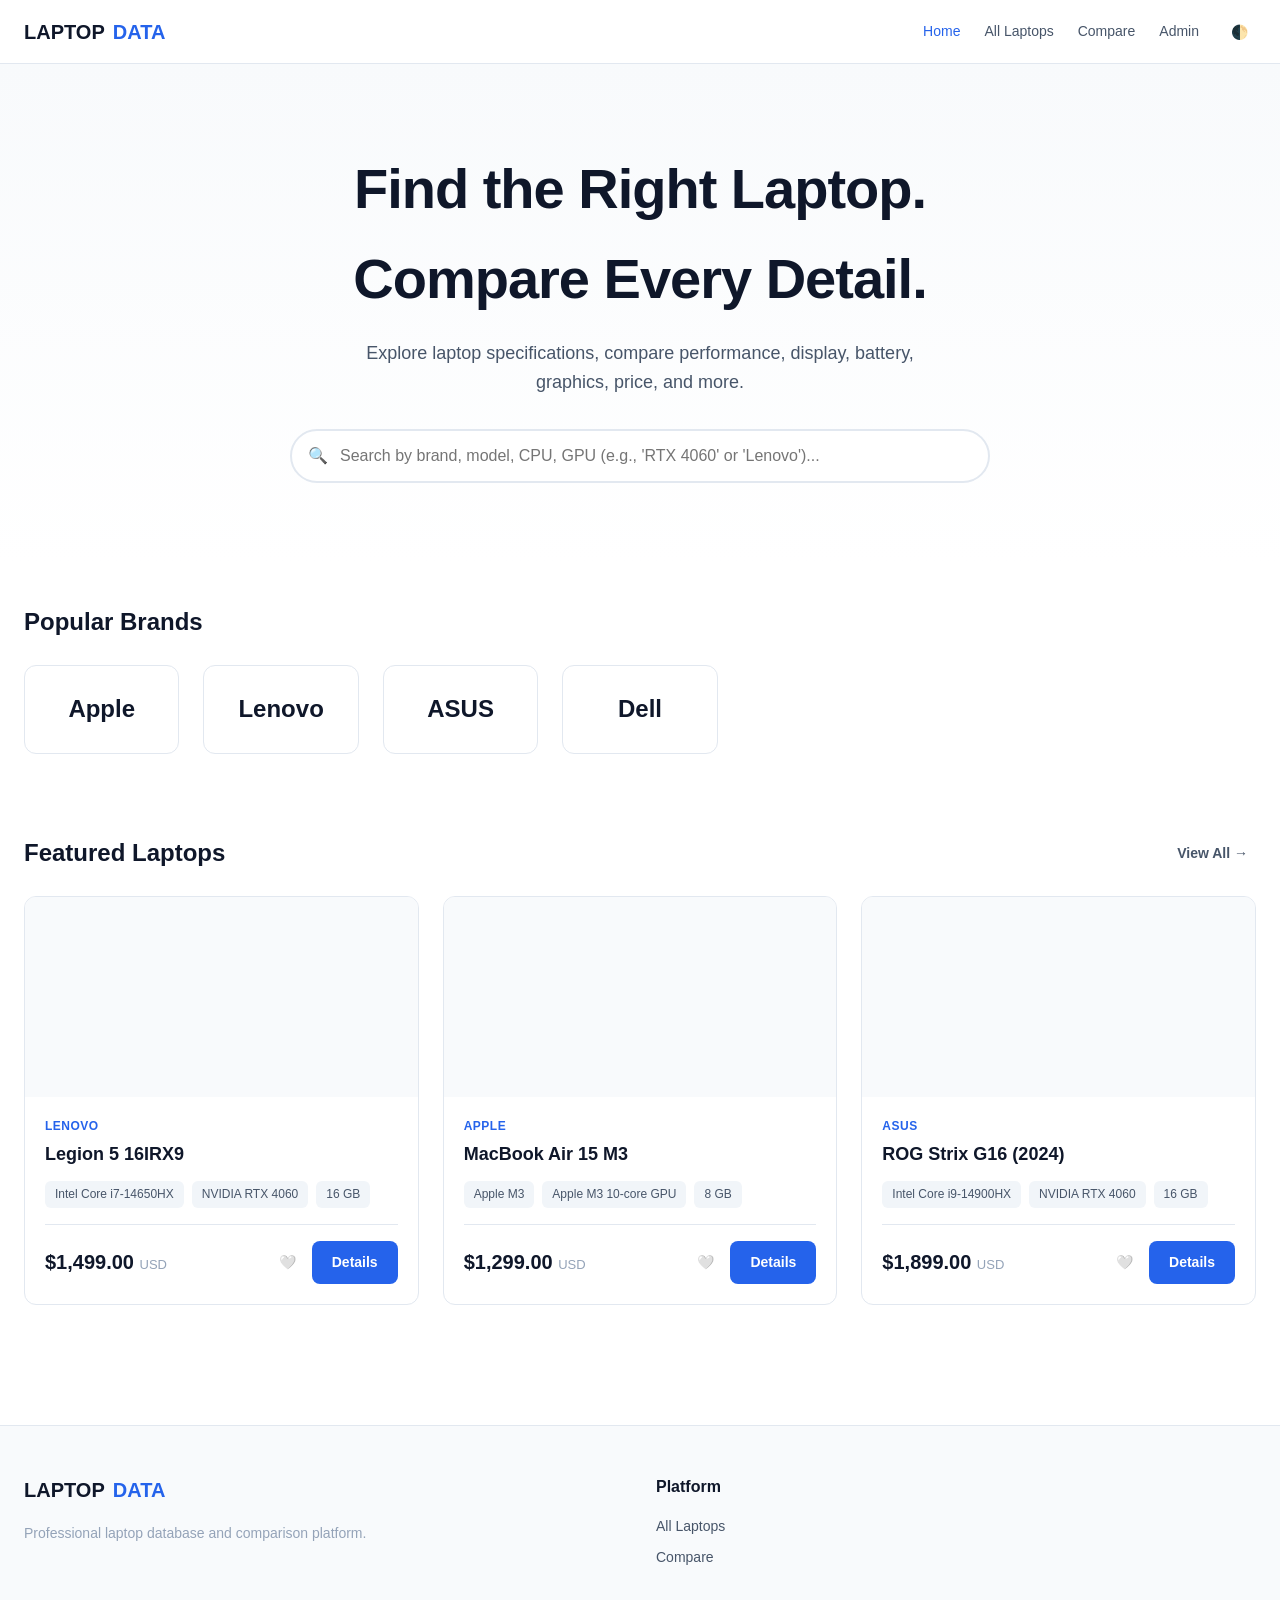
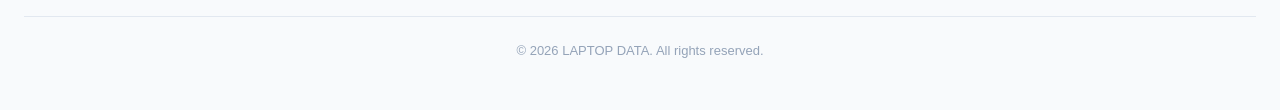
<file: index.html>
<!DOCTYPE html><html lang="en"><head><meta charset="UTF-8"><meta name="viewport" content="width=device-width, initial-scale=1.0"><title>LAPTOP DATA | Professional Laptop Database & Comparison</title><meta name="description" content="Find the right laptop. Compare specifications, performance, display, battery, and price of top laptops from Apple, Lenovo, ASUS, HP, and more."><link rel="stylesheet" href="./style.css"><link rel="icon" href="data:image/svg+xml,<svg xmlns='http://www.w3.org/2000/svg' viewBox='0 0 100 100'><text y='.9em' font-size='90'>💻</text></svg>"></head><body><header class="header"><nav class="nav"><a href="./index.html" class="logo">LAPTOP <span>DATA</span></a><div class="nav-links"><a href="./index.html" class="active">Home</a><a href="./laptops.html">All Laptops</a><a href="./compare.html">Compare</a><a href="./admin.html">Admin</a><button class="btn btn-ghost" id="themeToggle" aria-label="Toggle Dark Mode">🌓</button></div></nav></header><main><section class="hero"><h1>Find the Right Laptop.<br>Compare Every Detail.</h1><p>Explore laptop specifications, compare performance, display, battery, graphics, price, and more.</p><div class="search-container"><span class="search-icon">🔍</span><input type="text" id="globalSearch" class="search-input" placeholder="Search by brand, model, CPU, GPU (e.g., 'RTX 4060' or 'Lenovo')..."><div id="searchDropdown" class="autocomplete"></div></div></section><section class="container"><div class="section-title"><span>Popular Brands</span></div><div class="grid" style="grid-template-columns:repeat(auto-fill,minmax(150px,1fr));"><a href="./laptops.html?brand=Apple" class="laptop-card" style="padding:24px;text-align:center;text-decoration:none;color:var(--text);"><div style="font-size:24px;font-weight:800;">Apple</div></a><a href="./laptops.html?brand=Lenovo" class="laptop-card" style="padding:24px;text-align:center;text-decoration:none;color:var(--text);"><div style="font-size:24px;font-weight:800;">Lenovo</div></a><a href="./laptops.html?brand=ASUS" class="laptop-card" style="padding:24px;text-align:center;text-decoration:none;color:var(--text);"><div style="font-size:24px;font-weight:800;">ASUS</div></a><a href="./laptops.html?brand=Dell" class="laptop-card" style="padding:24px;text-align:center;text-decoration:none;color:var(--text);"><div style="font-size:24px;font-weight:800;">Dell</div></a></div></section><section class="container"><div class="section-title"><span>Featured Laptops</span><a href="./laptops.html" class="btn btn-ghost">View All →</a></div><div class="grid" id="featuredGrid"></div></section></main><footer style="background:var(--bg-secondary);border-top:1px solid var(--border);padding:48px 24px;margin-top:80px;"><div class="container" style="padding:0;"><div style="display:grid;grid-template-columns:repeat(auto-fit,minmax(200px,1fr));gap:32px;"><div><div class="logo" style="margin-bottom:16px;">LAPTOP <span>DATA</span></div><p class="text-muted" style="font-size:14px;">Professional laptop database and comparison platform.</p></div><div><h4 style="margin-bottom:16px;">Platform</h4><div style="display:flex;flex-direction:column;gap:8px;"><a href="./laptops.html" style="color:var(--text-secondary);text-decoration:none;font-size:14px;">All Laptops</a><a href="./compare.html" style="color:var(--text-secondary);text-decoration:none;font-size:14px;">Compare</a></div></div></div><div style="margin-top:48px;padding-top:24px;border-top:1px solid var(--border);text-align:center;color:var(--text-muted);font-size:13px;">© 2026 LAPTOP DATA. All rights reserved.</div></div></footer><script src="./data.js"></script><script src="./app.js"></script><script>const featured=AppState.laptops.slice(0,3);document.getElementById('featuredGrid').innerHTML=featured.map(l=>createLaptopCard(l)).join('');function createLaptopCard(l){const v=l.variants[0],isFav=AppState.favorites.includes(l.id);return `<article class="laptop-card"><div class="score-circle">${l.scores.overall}</div>${l.scores.value>85?'<div class="badge badge-value">Best Value</div>':''}<div class="card-image"><img src="${l.image}" alt="${l.brand} ${l.model}" loading="lazy" onerror="this.src='https://via.placeholder.com/300x200?text=Laptop'"></div><div class="card-body"><div class="card-brand">${l.brand}</div><h3 class="card-title">${l.model}</h3><div class="card-specs"><span class="spec-chip">${v.cpu}</span><span class="spec-chip">${v.gpu}</span><span class="spec-chip">${v.ram}</span></div><div class="card-footer"><div class="card-price">${formatPrice(l.price)} <span>USD</span></div><div class="card-actions"><button class="btn btn-ghost" onclick="toggleFav('${l.id}',this)" aria-label="Favorite">${isFav?'❤️':'🤍'}</button><a href="./laptop.html?id=${l.id}" class="btn btn-primary">Details</a></div></div></div></article>`}function toggleFav(id,btn){const isFav=AppState.toggleFavorite(id);btn.textContent=isFav?'❤️':'🤍'}</script></body></html>
</file>
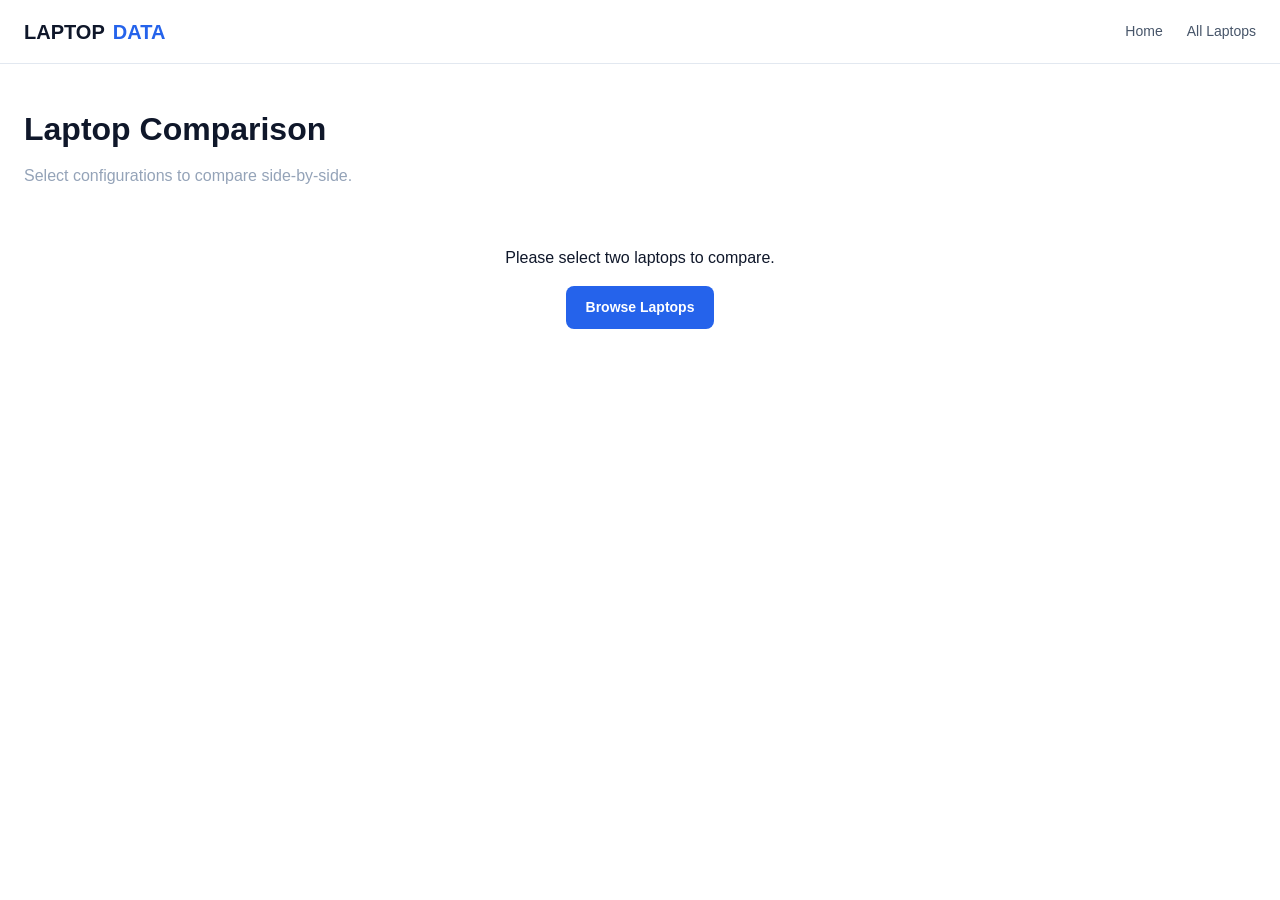
<file: compare.html>
<!DOCTYPE html><html lang="en"><head><meta charset="UTF-8"><meta name="viewport" content="width=device-width, initial-scale=1.0"><title>Compare Laptops | LAPTOP DATA</title><link rel="stylesheet" href="./style.css"></head><body><header class="header"><nav class="nav"><a href="./index.html" class="logo">LAPTOP <span>DATA</span></a><div class="nav-links"><a href="./index.html">Home</a><a href="./laptops.html">All Laptops</a></div></nav></header><main class="container"><h1 style="font-size:32px;font-weight:800;margin-bottom:8px;">Laptop Comparison</h1><p class="text-muted mb-4">Select configurations to compare side-by-side.</p><div id="compareContainer" style="overflow-x:auto;"></div></main><script src="./data.js"></script><script src="./app.js"></script><script>const params=getParams(),id1=params.get('id1'),id2=params.get('id2'),l1=AppState.laptops.find(l=>l.id===id1),l2=AppState.laptops.find(l=>l.id===id2);if(!l1||!l2){document.getElementById('compareContainer').innerHTML=`<div style="padding:40px;text-align:center;"><p>Please select two laptops to compare.</p><a href="./laptops.html" class="btn btn-primary mt-4">Browse Laptops</a></div>`}else{const v1=l1.variants[0],v2=l2.variants[0],specs=[{label:'Price',val1:formatPrice(l1.price),val2:formatPrice(l2.price),lowerIsBetter:true},{label:'Processor',val1:v1.cpu,val2:v2.cpu},{label:'Graphics',val1:v1.gpu,val2:v2.gpu},{label:'RAM',val1:v1.ram,val2:v2.ram},{label:'Storage',val1:v1.storage,val2:v2.storage},{label:'Display',val1:`${v1.displaySize} ${v1.resolution} ${v1.refreshRate}`,val2:`${v2.displaySize} ${v2.resolution} ${v2.refreshRate}`},{label:'Battery Life',val1:v1.batteryLife,val2:v2.batteryLife,lowerIsBetter:false},{label:'Weight',val1:v1.weight,val2:v2.weight,lowerIsBetter:true},{label:'Overall Score',val1:l1.scores.overall,val2:l2.scores.overall,isScore:true}];let html=`<table class="compare-table"><thead><tr><th>Specification</th><th style="min-width:250px;"><img src="${l1.image}" style="width:120px;height:90px;object-fit:contain;margin-bottom:8px;" onerror="this.style.display='none'"><div style="font-weight:700;">${l1.brand} ${l1.model}</div><a href="./laptop.html?id=${l1.id}" class="btn btn-ghost" style="padding:4px 8px;font-size:12px;">View Details</a></th><th style="min-width:250px;"><img src="${l2.image}" style="width:120px;height:90px;object-fit:contain;margin-bottom:8px;" onerror="this.style.display='none'"><div style="font-weight:700;">${l2.brand} ${l2.model}</div><a href="./laptop.html?id=${l2.id}" class="btn btn-ghost" style="padding:4px 8px;font-size:12px;">View Details</a></th></tr></thead><tbody>`;specs.forEach(spec=>{let class1='',class2='';if(spec.isScore){if(spec.val1>spec.val2)class1='winner winner-bg';else if(spec.val2>spec.val1)class2='winner winner-bg'}else if(spec.lowerIsBetter){if(String(spec.val1).toLowerCase()<String(spec.val2).toLowerCase())class1='winner';else if(String(spec.val2).toLowerCase()<String(spec.val1).toLowerCase())class2='winner'}html+=`<tr><td>${spec.label}</td><td class="${class1}">${spec.val1} ${class1?'✓':''}</td><td class="${class2}">${spec.val2} ${class2?'✓':''}</td></tr>`});html+=`</tbody></table>`;html+=`<div style="margin-top:32px;padding:24px;background:var(--bg-secondary);border-radius:var(--radius);"><h3 style="margin-bottom:12px;">Summary</h3><p class="text-muted">The <strong>${l1.scores.overall>l2.scores.overall?l1.model:l2.model}</strong> offers a better overall specification score. However, the <strong>${l1.scores.value>l2.scores.value?l1.model:l2.model}</strong> provides better value for money. Choose based on your priority: raw performance or portability/battery life.</p></div>`;document.getElementById('compareContainer').innerHTML=html}</script></body></html>
</file>
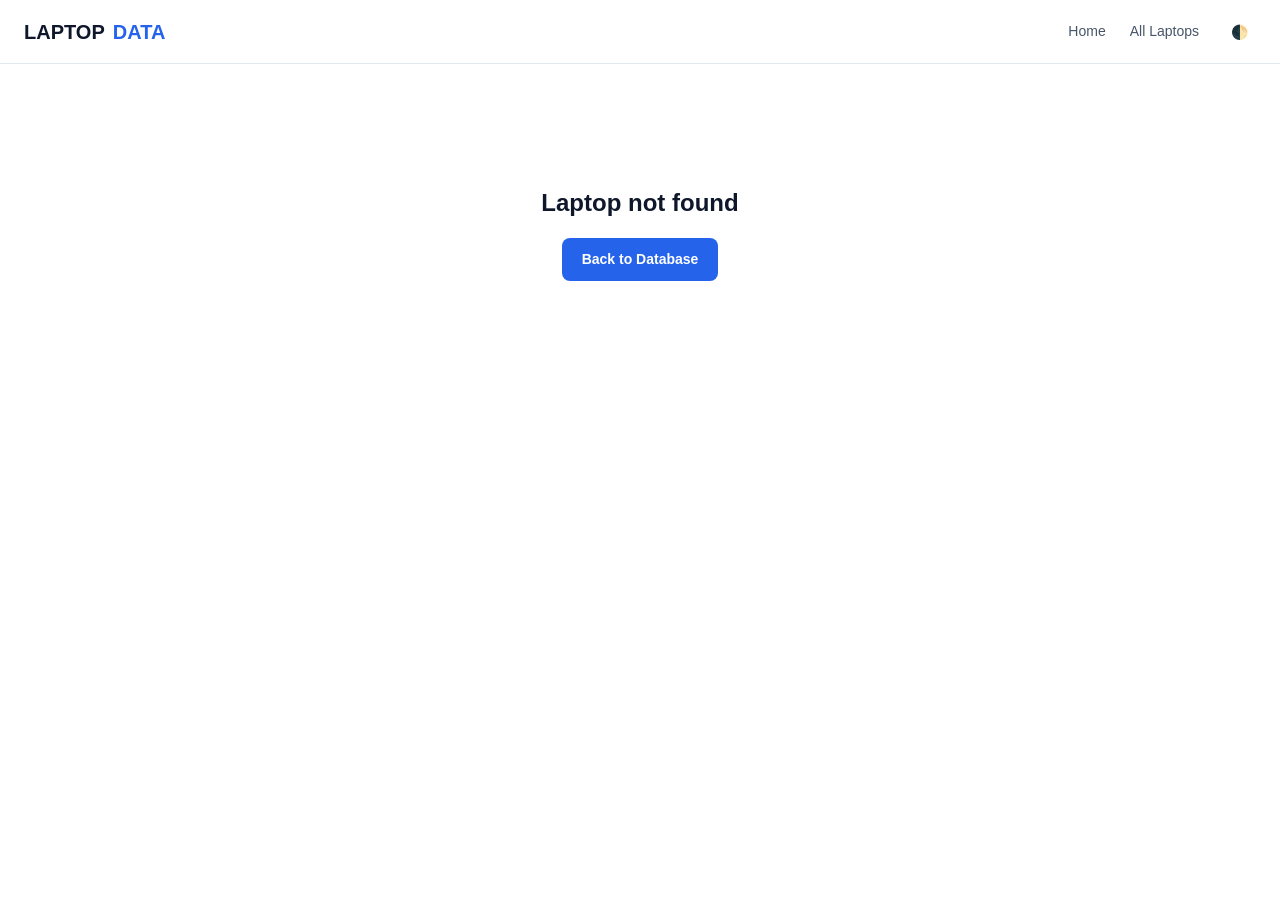
<file: laptop.html>
<!DOCTYPE html><html lang="en"><head><meta charset="UTF-8"><meta name="viewport" content="width=device-width, initial-scale=1.0"><title>Laptop Details | LAPTOP DATA</title><meta name="description" content="Detailed specifications and performance scores."><link rel="stylesheet" href="./style.css"></head><body><header class="header"><nav class="nav"><a href="./index.html" class="logo">LAPTOP <span>DATA</span></a><div class="nav-links"><a href="./index.html">Home</a><a href="./laptops.html">All Laptops</a><button class="btn btn-ghost" id="themeToggle">🌓</button></div></nav></header><main class="container" id="detailContainer"></main><script src="./data.js"></script><script src="./app.js"></script><script>const params=getParams(),laptopId=params.get('id'),laptop=AppState.laptops.find(l=>l.id===laptopId);if(!laptop){document.getElementById('detailContainer').innerHTML=`<div style="text-align:center;padding:80px 20px;"><h2>Laptop not found</h2><a href="./laptops.html" class="btn btn-primary mt-4">Back to Database</a></div>`}else{ensureScores(laptop);updateSEO(laptop);let currentVariantIdx=0;function render(){const v=laptop.variants[currentVariantIdx];document.getElementById('detailContainer').innerHTML=`<div style="margin-bottom:24px;"><a href="./laptops.html" style="color:var(--primary);text-decoration:none;font-size:14px;">← Back to all laptops</a></div><div class="detail-header"><div class="detail-image"><img src="${laptop.image}" alt="${laptop.brand} ${laptop.model}" onerror="this.src='https://via.placeholder.com/600x400?text=Laptop'"></div><div class="detail-info"><div class="card-brand">${laptop.brand} • ${laptop.series}</div><h1>${laptop.model}</h1><div class="detail-meta">Released: ${laptop.releaseYear} • Source: ${laptop.source}</div><div style="display:flex;gap:16px;margin:24px 0;"><div style="text-align:center;padding:16px;background:var(--bg-secondary);border-radius:var(--radius);flex:1;"><div style="font-size:32px;font-weight:800;color:var(--success);">${laptop.scores.overall}</div><div style="font-size:12px;color:var(--text-muted);text-transform:uppercase;">Overall Score</div></div><div style="text-align:center;padding:16px;background:var(--bg-secondary);border-radius:var(--radius);flex:1;"><div style="font-size:32px;font-weight:800;color:var(--primary);">${laptop.scores.value}</div><div style="font-size:12px;color:var(--text-muted);text-transform:uppercase;">Value Score</div></div></div>${laptop.variants.length>1?`<div class="variant-selector"><div class="filter-label">Select Configuration</div>${laptop.variants.map((variant,idx)=>`<div class="variant-option ${idx===currentVariantIdx?'active':''}" onclick="changeVariant(${idx})"><div><div style="font-weight:700;">${variant.cpu} / ${variant.gpu}</div><div style="font-size:13px;color:var(--text-muted);">${variant.ram} • ${variant.storage} • ${variant.displaySize} ${variant.refreshRate}</div></div><div style="font-weight:800;color:var(--primary);">${formatPrice(laptop.price+(idx*200))}</div></div>`).join('')}</div>`:''}<div style="display:flex;gap:12px;margin-top:24px;"><a href="./compare.html?id1=${laptop.id}" class="btn btn-primary" style="flex:1;justify-content:center;">Add to Compare</a><button class="btn btn-secondary" onclick="AppState.toggleFavorite('${laptop.id}');this.textContent=AppState.favorites.includes('${laptop.id}')?'Saved ❤️':'Save 🤍'">${AppState.favorites.includes(laptop.id)?'Saved ❤️':'Save 🤍'}</button></div></div></div><h2 style="font-size:24px;font-weight:700;margin-bottom:24px;">Technical Specifications</h2><div class="specs-grid"><div class="spec-card"><h3>Processor</h3><div class="spec-row"><span>Model</span><span>${v.cpu}</span></div><div class="spec-row"><span>Brand</span><span>${v.cpuBrand}</span></div></div><div class="spec-card"><h3>Graphics</h3><div class="spec-row"><span>Model</span><span>${v.gpu}</span></div><div class="spec-row"><span>Brand</span><span>${v.gpuBrand}</span></div></div><div class="spec-card"><h3>Memory & Storage</h3><div class="spec-row"><span>RAM</span><span>${v.ram} ${v.ramType}</span></div><div class="spec-row"><span>Storage</span><span>${v.storage}</span></div></div><div class="spec-card"><h3>Display</h3><div class="spec-row"><span>Size</span><span>${v.displaySize}</span></div><div class="spec-row"><span>Resolution</span><span>${v.resolution}</span></div><div class="spec-row"><span>Panel</span><span>${v.panelType} ${v.refreshRate}</span></div></div><div class="spec-card"><h3>Battery & Weight</h3><div class="spec-row"><span>Capacity</span><span>${v.battery}</span></div><div class="spec-row"><span>Est. Life</span><span>${v.batteryLife}</span></div><div class="spec-row"><span>Weight</span><span>${v.weight}</span></div></div><div class="spec-card"><h3>Connectivity</h3><div class="spec-row"><span>Ports</span><span style="text-align:right;max-width:60%;">${laptop.ports||'Not specified'}</span></div><div class="spec-row"><span>OS</span><span>${v.os}</span></div></div></div><div style="margin-top:48px;background:var(--bg-secondary);padding:32px;border-radius:var(--radius);"><h3 style="margin-bottom:16px;">Use Case Suitability (Estimated)</h3><div style="display:grid;grid-template-columns:repeat(auto-fit,minmax(200px,1fr));gap:16px;">${Object.entries(laptop.useCases).map(([key,val])=>`<div><div style="display:flex;justify-content:space-between;margin-bottom:4px;font-size:14px;"><span style="text-transform:capitalize;">${key}</span><span style="font-weight:700;">${val}/100</span></div><div style="height:6px;background:var(--border);border-radius:3px;overflow:hidden;"><div style="height:100%;width:${val}%;background:${val>80?'var(--success)':val>60?'var(--warning)':'var(--danger)'};"></div></div></div>`).join('')}</div><p style="font-size:12px;color:var(--text-muted);margin-top:16px;">* Scores are estimated based on hardware specifications for general guidance.</p></div>`}window.changeVariant=idx=>{currentVariantIdx=idx;render()};render()}</script></body></html>
</file>
<file: style.css>
:root{--primary:#2563eb;--primary-hover:#1d4ed8;--bg:#fff;--bg-secondary:#f8fafc;--bg-tertiary:#f1f5f9;--text:#0f172a;--text-secondary:#475569;--text-muted:#94a3b8;--border:#e2e8f0;--success:#10b981;--warning:#f59e0b;--danger:#ef4444;--radius:12px;--shadow:0 1px 3px rgba(0,0,0,.05),0 4px 12px rgba(0,0,0,.05);--shadow-lg:0 10px 25px rgba(0,0,0,.08);--header-height:64px}[data-theme=dark]{--bg:#0f172a;--bg-secondary:#1e293b;--bg-tertiary:#334155;--text:#f8fafc;--text-secondary:#cbd5e1;--text-muted:#64748b;--border:#334155;--shadow:0 1px 3px rgba(0,0,0,.3),0 4px 12px rgba(0,0,0,.2);--shadow-lg:0 10px 25px rgba(0,0,0,.4)}*{margin:0;padding:0;box-sizing:border-box}html{scroll-behavior:smooth}body{font-family:-apple-system,BlinkMacSystemFont,"Segoe UI",Roboto,"Helvetica Neue",Arial,sans-serif;background:var(--bg);color:var(--text);line-height:1.6;transition:background .3s,color .3s}.header{position:sticky;top:0;z-index:100;background:rgba(255,255,255,.8);backdrop-filter:blur(12px);border-bottom:1px solid var(--border);height:var(--header-height)}.nav{max-width:1280px;margin:0 auto;padding:0 24px;height:100%;display:flex;align-items:center;justify-content:space-between}.logo{font-size:20px;font-weight:800;color:var(--text);text-decoration:none;display:flex;align-items:center;gap:8px}.logo span{color:var(--primary)}.nav-links{display:flex;gap:24px;align-items:center}.nav-links a{color:var(--text-secondary);text-decoration:none;font-size:14px;font-weight:500;transition:color .2s}.nav-links a:hover,.nav-links a.active{color:var(--primary)}.btn{padding:10px 20px;border-radius:8px;border:none;font-size:14px;font-weight:600;cursor:pointer;transition:all .2s;display:inline-flex;align-items:center;gap:8px;text-decoration:none}.btn-primary{background:var(--primary);color:#fff}.btn-primary:hover{background:var(--primary-hover);transform:translateY(-1px)}.btn-secondary{background:var(--bg-tertiary);color:var(--text)}.btn-secondary:hover{background:var(--border)}.btn-ghost{background:transparent;color:var(--text-secondary);padding:8px}.btn-ghost:hover{background:var(--bg-tertiary);color:var(--text)}.hero{padding:80px 24px;text-align:center;background:linear-gradient(180deg,var(--bg-secondary) 0%,var(--bg) 100%)}.hero h1{font-size:clamp(32px,5vw,56px);font-weight:800;letter-spacing:-1px;margin-bottom:16px;color:var(--text)}.hero p{font-size:18px;color:var(--text-secondary);max-width:600px;margin:0 auto 32px}.search-container{max-width:700px;margin:0 auto;position:relative}.search-input{width:100%;padding:16px 24px 16px 48px;font-size:16px;border:2px solid var(--border);border-radius:999px;background:var(--bg);color:var(--text);transition:all .2s}.search-input:focus{outline:none;border-color:var(--primary);box-shadow:0 0 0 4px rgba(37,99,235,.1)}.search-icon{position:absolute;left:18px;top:50%;transform:translateY(-50%);color:var(--text-muted)}.autocomplete{position:absolute;top:100%;left:0;right:0;background:var(--bg);border:1px solid var(--border);border-radius:var(--radius);margin-top:8px;box-shadow:var(--shadow-lg);z-index:50;display:none;max-height:300px;overflow-y:auto}.autocomplete.active{display:block}.autocomplete-item{padding:12px 24px;cursor:pointer;display:flex;align-items:center;gap:12px;border-bottom:1px solid var(--border)}.autocomplete-item:hover{background:var(--bg-secondary)}.container{max-width:1280px;margin:0 auto;padding:40px 24px}.section-title{font-size:24px;font-weight:700;margin-bottom:24px;display:flex;align-items:center;justify-content:space-between}.grid{display:grid;grid-template-columns:repeat(auto-fill,minmax(300px,1fr));gap:24px}.laptop-card{background:var(--bg);border:1px solid var(--border);border-radius:var(--radius);overflow:hidden;transition:all .3s;position:relative}.laptop-card:hover{transform:translateY(-4px);box-shadow:var(--shadow-lg);border-color:var(--primary)}.card-image{height:200px;background:var(--bg-secondary);display:flex;align-items:center;justify-content:center;padding:20px;position:relative}.card-image img{max-width:100%;max-height:100%;object-fit:contain;transition:transform .3s}.laptop-card:hover .card-image img{transform:scale(1.05)}.badge{position:absolute;top:12px;left:12px;padding:4px 10px;border-radius:999px;font-size:11px;font-weight:700;text-transform:uppercase;letter-spacing:.5px}.badge-value{background:var(--success);color:#fff}.badge-gaming{background:var(--danger);color:#fff}.badge-premium{background:var(--warning);color:#000}.card-body{padding:20px}.card-brand{font-size:12px;color:var(--primary);font-weight:700;text-transform:uppercase;letter-spacing:.5px}.card-title{font-size:18px;font-weight:700;margin:4px 0 12px;color:var(--text)}.card-specs{display:flex;flex-wrap:wrap;gap:8px;margin-bottom:16px}.spec-chip{font-size:12px;padding:4px 10px;background:var(--bg-tertiary);color:var(--text-secondary);border-radius:6px;font-weight:500}.card-footer{display:flex;justify-content:space-between;align-items:center;padding-top:16px;border-top:1px solid var(--border)}.card-price{font-size:20px;font-weight:800;color:var(--text)}.card-price span{font-size:13px;color:var(--text-muted);font-weight:500}.card-actions{display:flex;gap:8px}.score-circle{width:40px;height:40px;border-radius:50%;display:flex;align-items:center;justify-content:center;font-size:14px;font-weight:800;position:absolute;top:12px;right:12px;background:var(--bg);border:2px solid var(--success);color:var(--success)}.layout{display:grid;grid-template-columns:280px 1fr;gap:32px;align-items:start}.sidebar{background:var(--bg);border:1px solid var(--border);border-radius:var(--radius);padding:24px;position:sticky;top:calc(var(--header-height) + 24px)}.filter-group{margin-bottom:24px}.filter-label{font-size:13px;font-weight:700;color:var(--text);margin-bottom:8px;display:block;text-transform:uppercase;letter-spacing:.5px}.filter-select,.filter-input{width:100%;padding:10px;border:1px solid var(--border);border-radius:8px;background:var(--bg);color:var(--text);font-size:14px}.active-filters{display:flex;flex-wrap:wrap;gap:8px;margin-bottom:24px}.filter-chip{display:flex;align-items:center;gap:6px;padding:6px 12px;background:var(--primary);color:#fff;border-radius:999px;font-size:13px;font-weight:500}.filter-chip button{background:none;border:none;color:#fff;cursor:pointer;font-size:16px;line-height:1}.detail-header{display:grid;grid-template-columns:1fr 1fr;gap:48px;margin-bottom:48px}.detail-image{background:var(--bg-secondary);border-radius:var(--radius);padding:40px;display:flex;align-items:center;justify-content:center}.detail-image img{max-width:100%;max-height:400px;object-fit:contain}.detail-info h1{font-size:32px;font-weight:800;margin-bottom:8px}.detail-meta{color:var(--text-secondary);margin-bottom:24px}.variant-selector{display:flex;flex-direction:column;gap:12px;margin:24px 0}.variant-option{padding:16px;border:2px solid var(--border);border-radius:var(--radius);cursor:pointer;transition:all .2s;display:flex;justify-content:space-between;align-items:center}.variant-option:hover,.variant-option.active{border-color:var(--primary);background:rgba(37,99,235,.05)}.variant-option.active{box-shadow:0 0 0 2px rgba(37,99,235,.2)}.specs-grid{display:grid;grid-template-columns:repeat(auto-fit,minmax(250px,1fr));gap:24px;margin-top:32px}.spec-card{background:var(--bg-secondary);padding:20px;border-radius:var(--radius);border:1px solid var(--border)}.spec-card h3{font-size:14px;text-transform:uppercase;color:var(--text-muted);margin-bottom:16px;letter-spacing:.5px}.spec-row{display:flex;justify-content:space-between;padding:8px 0;border-bottom:1px solid var(--border);font-size:14px}.spec-row:last-child{border-bottom:none}.spec-row span:first-child{color:var(--text-secondary)}.spec-row span:last-child{font-weight:600;color:var(--text)}.compare-table{width:100%;border-collapse:collapse;margin-top:24px}.compare-table th,.compare-table td{padding:16px;text-align:left;border-bottom:1px solid var(--border)}.compare-table th{background:var(--bg-secondary);font-size:12px;text-transform:uppercase;color:var(--text-muted);font-weight:700;position:sticky;top:var(--header-height)}.compare-table td:first-child{font-weight:600;color:var(--text-secondary);width:200px}.winner{color:var(--success);font-weight:700}.winner-bg{background:rgba(16,185,129,.1)}@media(max-width:768px){.layout{grid-template-columns:1fr}.sidebar{position:fixed;top:0;left:-100%;width:100%;height:100vh;z-index:200;border-radius:0;transition:left .3s;overflow-y:auto}.sidebar.active{left:0}.detail-header{grid-template-columns:1fr}.nav-links{display:none}.compare-table{display:block;overflow-x:auto}}.text-success{color:var(--success)}.text-muted{color:var(--text-muted)}.mt-4{margin-top:16px}.mb-4{margin-bottom:16px}.hidden{display:none!important}
</file>
